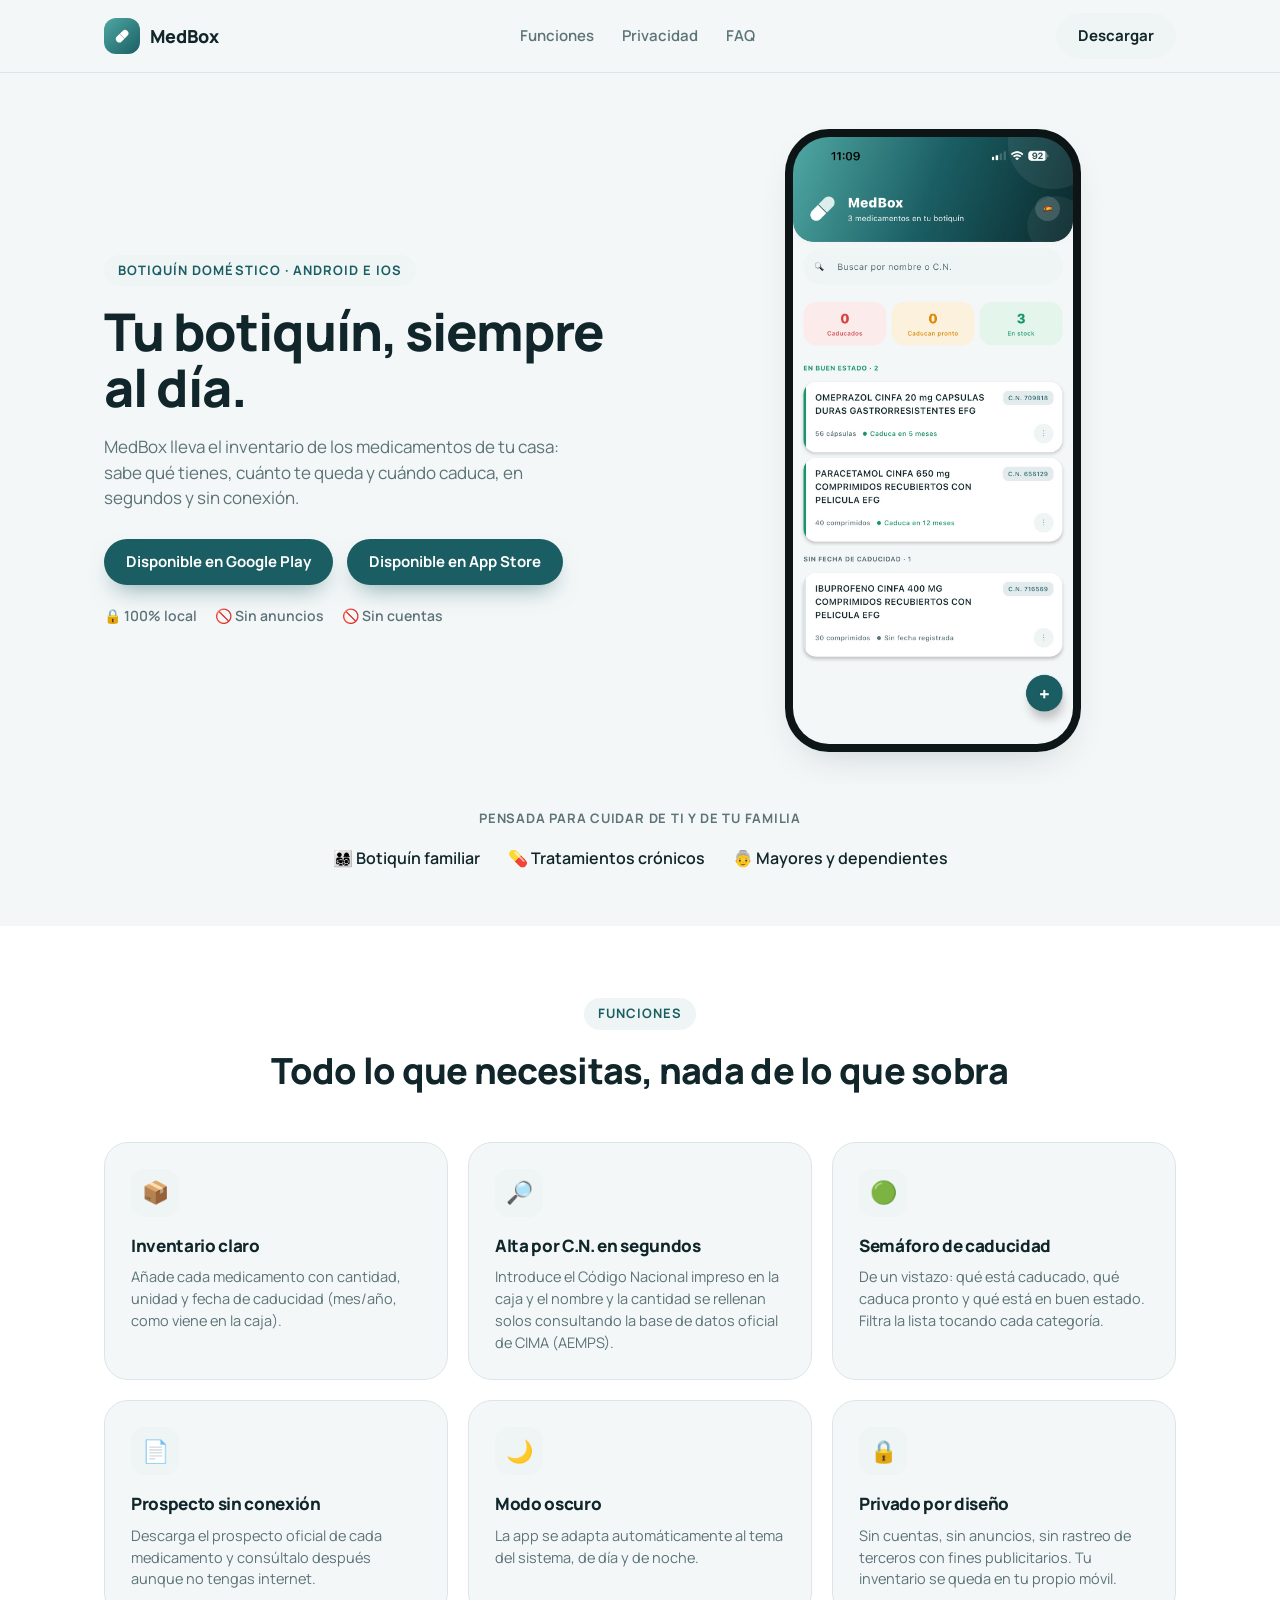
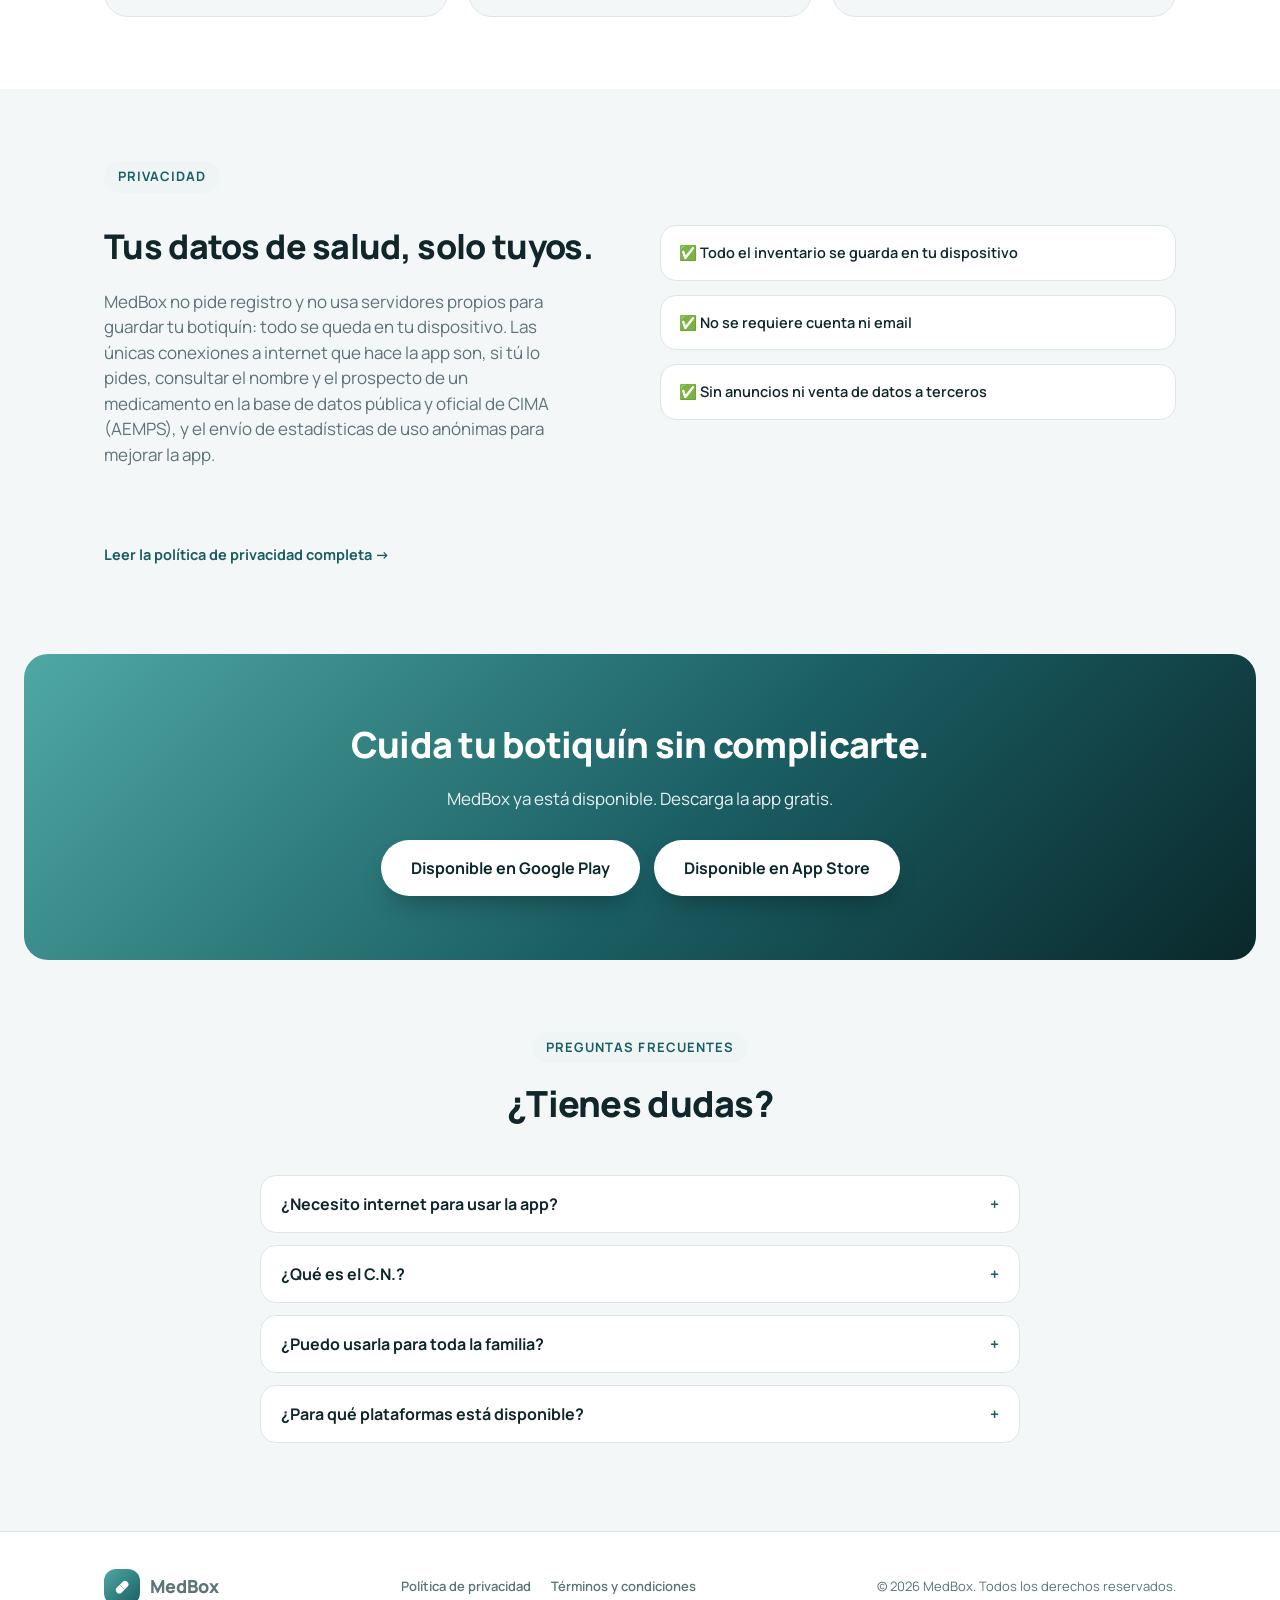
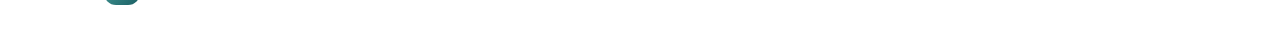
<file: index.html>
<!DOCTYPE html>
<html lang="es">
<head>
<meta charset="UTF-8" />
<meta name="viewport" content="width=device-width, initial-scale=1.0" />
<title>MedBox — tu botiquín, siempre al día</title>
<meta name="description" content="MedBox es la app para llevar el inventario de tu botiquín: caducidades, escaneo por C.N., prospectos sin conexión y todo 100% privado." />
<link rel="icon" type="image/svg+xml" href="data:image/svg+xml,<svg xmlns=%22http://www.w3.org/2000/svg%22 viewBox=%220 0 36 36%22><defs><linearGradient id=%22g%22 x1=%220%22 y1=%220%22 x2=%2236%22 y2=%2236%22><stop offset=%220%22 stop-color=%22%234fa8a3%22/><stop offset=%221%22 stop-color=%22%231a5e63%22/></linearGradient></defs><rect width=%2236%22 height=%2236%22 rx=%228%22 fill=%22url(%23g)%22/><rect x=%226%22 y=%2212.5%22 width=%2224%22 height=%2211%22 rx=%225.5%22 transform=%22rotate(-45 18 18)%22 fill=%22%23fff%22/><line x1=%2218%22 y1=%2212.5%22 x2=%2218%22 y2=%2223.5%22 transform=%22rotate(-45 18 18)%22 stroke=%22rgba(10,40,43,0.35)%22 stroke-width=%221.4%22/></svg>" />
<link rel="preconnect" href="https://fonts.googleapis.com">
<link rel="preconnect" href="https://fonts.gstatic.com" crossorigin>
<link href="https://fonts.googleapis.com/css2?family=Manrope:wght@400;500;600;700;800&display=swap" rel="stylesheet">
<link rel="stylesheet" href="styles.css" />
</head>
<body>

  <header class="nav">
    <div class="container nav-inner">
      <a class="brand" href="#" aria-label="Ir arriba">
        <span class="brand-badge" aria-hidden="true"><svg viewBox="0 0 36 36" xmlns="http://www.w3.org/2000/svg"><rect x="6" y="12.5" width="24" height="11" rx="5.5" transform="rotate(-45 18 18)" fill="#fff"/><line x1="18" y1="12.5" x2="18" y2="23.5" transform="rotate(-45 18 18)" stroke="rgba(10,40,43,0.35)" stroke-width="1.4"/></svg></span>
        <span class="brand-name">MedBox</span>
      </a>
      <nav class="nav-links">
        <a href="#funciones">Funciones</a>
        <a href="#privacidad">Privacidad</a>
        <a href="#faq">FAQ</a>
      </nav>
      <a class="btn btn-ghost nav-cta" href="#descarga">Descargar</a>
    </div>
  </header>

  <main>
    <section class="hero">
      <div class="container hero-inner">
        <div class="hero-copy">
          <span class="eyebrow">Botiquín doméstico · Android e iOS</span>
          <h1>Tu botiquín, siempre al día.</h1>
          <p class="lead">
            MedBox lleva el inventario de los medicamentos de tu casa:
            sabe qué tienes, cuánto te queda y cuándo caduca, en segundos y
            sin conexión.
          </p>
          <div class="hero-actions">
            <a href="https://play.google.com/store/apps/details?id=com.devaro.medbox" class="btn btn-primary" target="_blank" rel="noopener">Disponible en Google Play</a>
            <a href="#" class="btn btn-primary">Disponible en App Store</a>
          </div>
          <div class="hero-trust">
            <span>🔒 100% local</span>
            <span>🚫 Sin anuncios</span>
            <span>🚫 Sin cuentas</span>
          </div>
        </div>

        <div class="hero-visual" aria-hidden="true">
          <div class="phone">
            <img src="Header.png" alt="Captura de la app MedBox" class="phone-screenshot" />
          </div>
        </div>
      </div>
    </section>

    <section class="logos">
      <div class="container logos-inner">
        <p>Pensada para cuidar de ti y de tu familia</p>
        <div class="logos-row">
          <span>👨‍👩‍👧‍👦 Botiquín familiar</span>
          <span>💊 Tratamientos crónicos</span>
          <span>👵 Mayores y dependientes</span>
        </div>
      </div>
    </section>

    <section id="funciones" class="features">
      <div class="container">
        <span class="eyebrow center">Funciones</span>
        <h2 class="center">Todo lo que necesitas, nada de lo que sobra</h2>
        <div class="feature-grid">
          <article class="feature-card">
            <div class="feature-icon">📦</div>
            <h3>Inventario claro</h3>
            <p>Añade cada medicamento con cantidad, unidad y fecha de caducidad (mes/año, como viene en la caja).</p>
          </article>
          <article class="feature-card">
            <div class="feature-icon">🔎</div>
            <h3>Alta por C.N. en segundos</h3>
            <p>Introduce el Código Nacional impreso en la caja y el nombre y la cantidad se rellenan solos consultando la base de datos oficial de CIMA (AEMPS).</p>
          </article>
          <article class="feature-card">
            <div class="feature-icon">🟢</div>
            <h3>Semáforo de caducidad</h3>
            <p>De un vistazo: qué está caducado, qué caduca pronto y qué está en buen estado. Filtra la lista tocando cada categoría.</p>
          </article>
          <article class="feature-card">
            <div class="feature-icon">📄</div>
            <h3>Prospecto sin conexión</h3>
            <p>Descarga el prospecto oficial de cada medicamento y consúltalo después aunque no tengas internet.</p>
          </article>
          <article class="feature-card">
            <div class="feature-icon">🌙</div>
            <h3>Modo oscuro</h3>
            <p>La app se adapta automáticamente al tema del sistema, de día y de noche.</p>
          </article>
          <article class="feature-card">
            <div class="feature-icon">🔒</div>
            <h3>Privado por diseño</h3>
            <p>Sin cuentas, sin anuncios, sin rastreo de terceros con fines publicitarios. Tu inventario se queda en tu propio móvil.</p>
          </article>
        </div>
      </div>
    </section>

    <section id="privacidad" class="privacy">
      <div class="container privacy-inner">
        <div>
          <span class="eyebrow">Privacidad</span>
          <h2>Tus datos de salud, solo tuyos.</h2>
          <p class="lead">
            MedBox no pide registro y no usa servidores propios para guardar
            tu botiquín: todo se queda en tu dispositivo. Las únicas
            conexiones a internet que hace la app son, si tú lo pides,
            consultar el nombre y el prospecto de un medicamento en la base
            de datos pública y oficial de CIMA (AEMPS), y el envío de
            estadísticas de uso anónimas para mejorar la app.
          </p>
        </div>
        <ul class="privacy-list">
          <li>✅ Todo el inventario se guarda en tu dispositivo</li>
          <li>✅ No se requiere cuenta ni email</li>
          <li>✅ Sin anuncios ni venta de datos a terceros</li>
        </ul>
        <p class="privacy-more"><a href="privacy.html">Leer la política de privacidad completa →</a></p>
      </div>
    </section>

    <section id="descarga" class="cta">
      <div class="container cta-inner">
        <h2>Cuida tu botiquín sin complicarte.</h2>
        <p class="lead">MedBox ya está disponible. Descarga la app gratis.</p>
        <div class="cta-actions">
          <a href="https://play.google.com/store/apps/details?id=com.devaro.medbox" class="btn btn-primary btn-lg" target="_blank" rel="noopener">Disponible en Google Play</a>
          <a href="#" class="btn btn-primary btn-lg">Disponible en App Store</a>
        </div>
      </div>
    </section>

    <section id="faq" class="faq">
      <div class="container">
        <span class="eyebrow center">Preguntas frecuentes</span>
        <h2 class="center">¿Tienes dudas?</h2>
        <div class="faq-list">
          <details>
            <summary>¿Necesito internet para usar la app?</summary>
            <p>No. El inventario funciona completamente offline. Solo hace falta conexión si quieres autocompletar un medicamento por su C.N. o descargar su prospecto.</p>
          </details>
          <details>
            <summary>¿Qué es el C.N.?</summary>
            <p>El Código Nacional es el número que identifica a cada medicamento en España, impreso en la caja. Con él, la app busca el nombre y la presentación en CIMA, la base de datos pública de la AEMPS.</p>
          </details>
          <details>
            <summary>¿Puedo usarla para toda la familia?</summary>
            <p>Sí, puedes registrar todos los medicamentos del botiquín de casa en un mismo inventario.</p>
          </details>
          <details>
            <summary>¿Para qué plataformas está disponible?</summary>
            <p>MedBox ya está disponible tanto para Android como para iOS.</p>
          </details>
        </div>
      </div>
    </section>
  </main>

  <footer class="footer">
    <div class="container footer-inner">
      <div class="brand">
        <span class="brand-badge" aria-hidden="true"><svg viewBox="0 0 36 36" xmlns="http://www.w3.org/2000/svg"><rect x="6" y="12.5" width="24" height="11" rx="5.5" transform="rotate(-45 18 18)" fill="#fff"/><line x1="18" y1="12.5" x2="18" y2="23.5" transform="rotate(-45 18 18)" stroke="rgba(10,40,43,0.35)" stroke-width="1.4"/></svg></span>
        <span class="brand-name">MedBox</span>
      </div>
      <nav class="footer-links">
        <a href="privacy.html">Política de privacidad</a>
        <a href="terms.html">Términos y condiciones</a>
      </nav>
      <p>&copy; <span id="year"></span> MedBox. Todos los derechos reservados.</p>
    </div>
  </footer>

  <script>
    document.getElementById("year").textContent = new Date().getFullYear();
  </script>
</body>
</html>
</file>
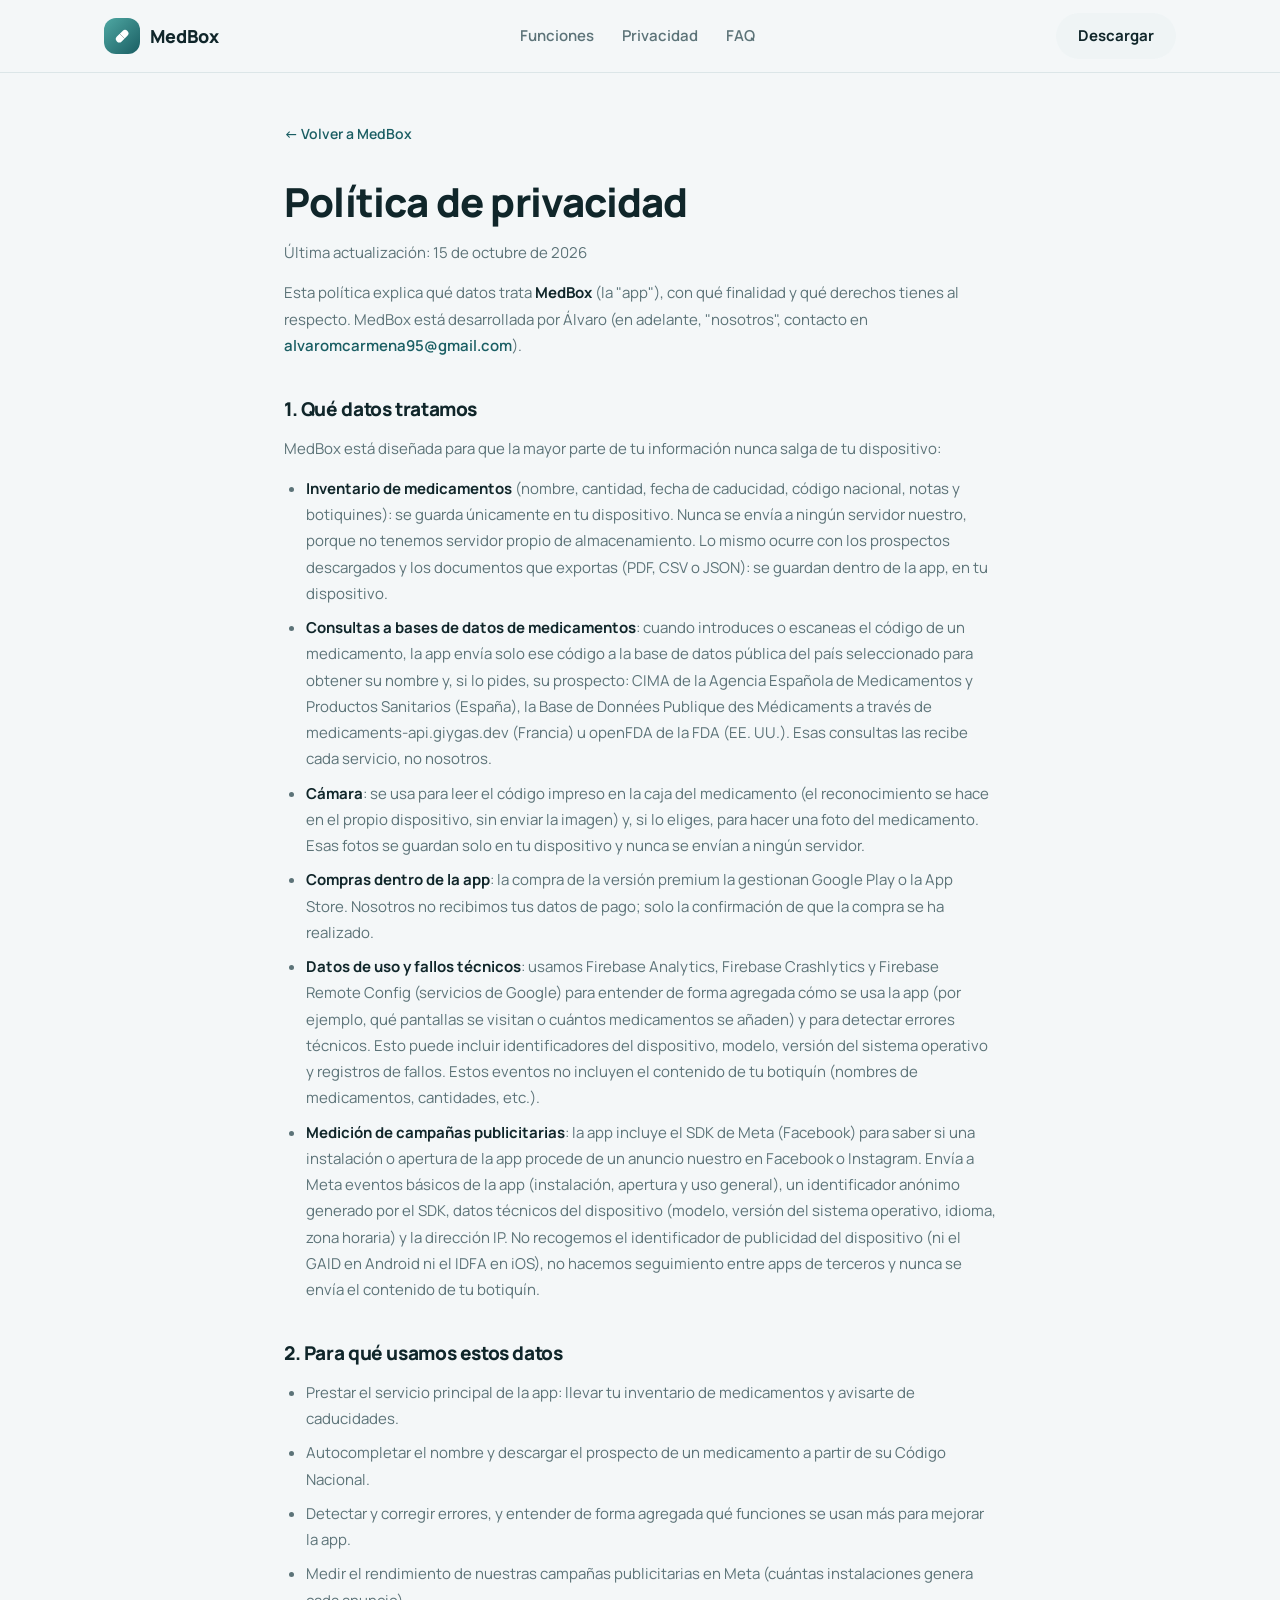
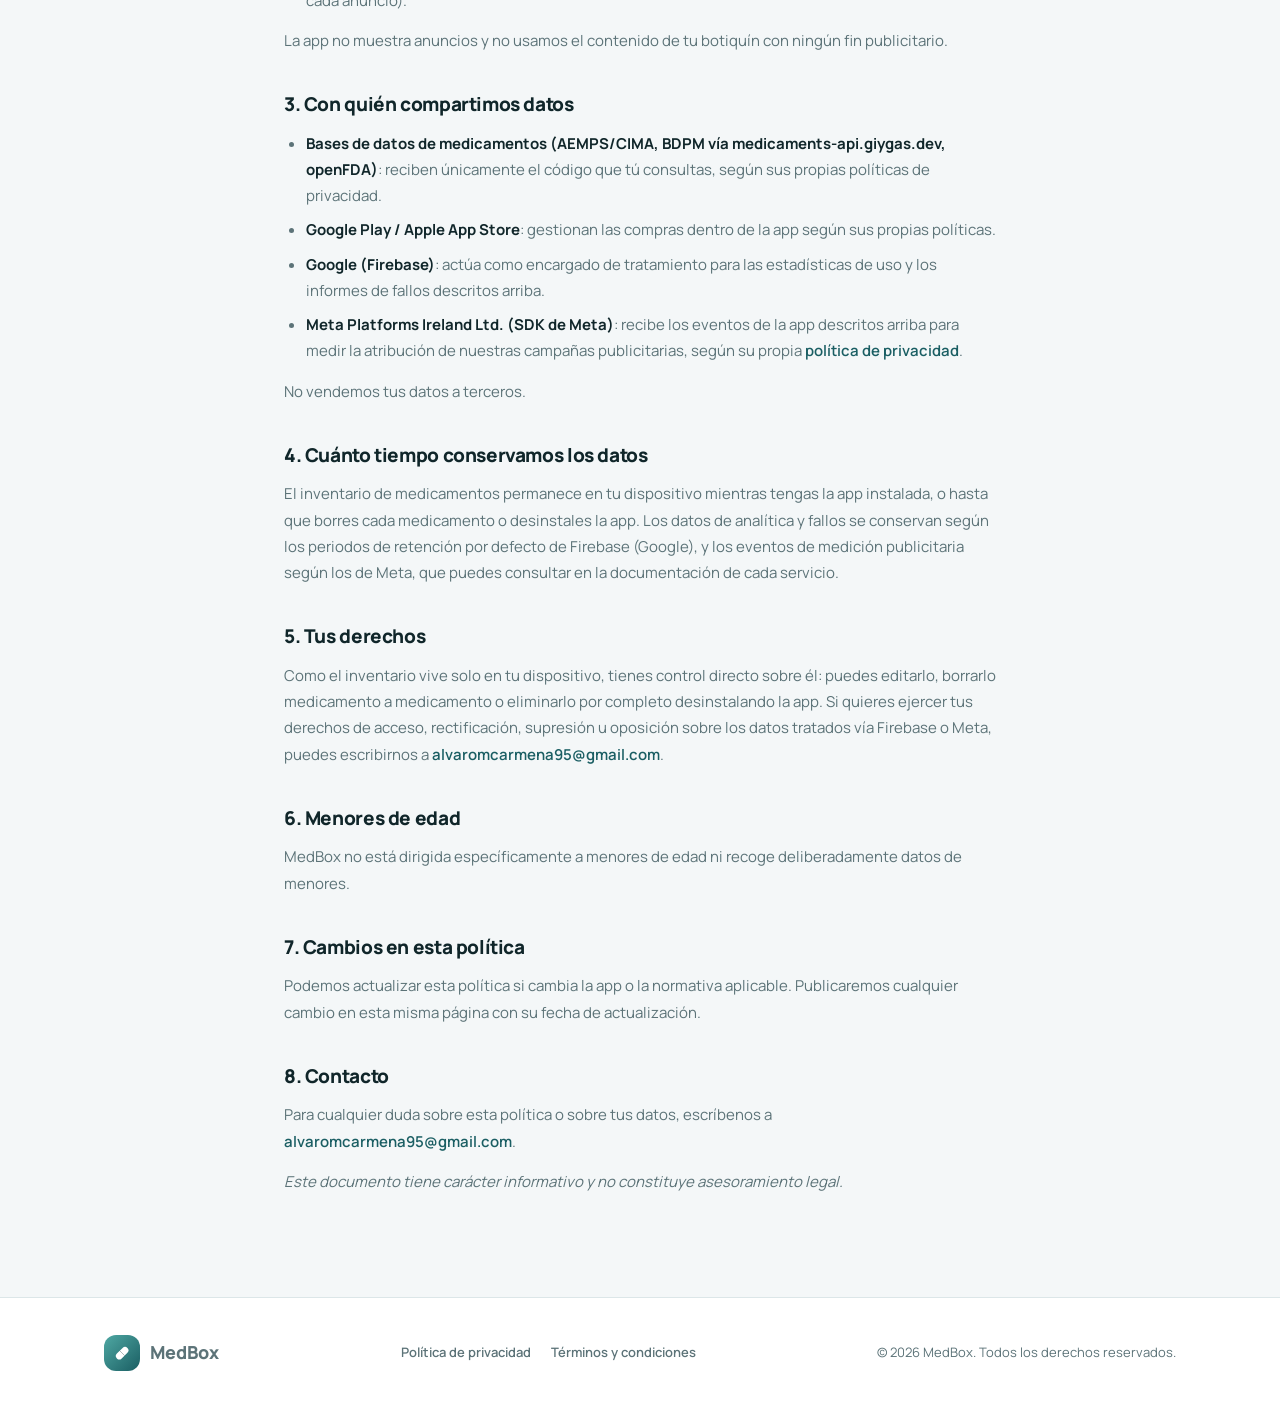
<file: privacy.html>
<!DOCTYPE html>
<html lang="es">
<head>
<meta charset="UTF-8" />
<meta name="viewport" content="width=device-width, initial-scale=1.0" />
<title>Política de privacidad — MedBox</title>
<meta name="description" content="Política de privacidad de MedBox: qué datos se recogen, para qué se usan y qué derechos tienes." />
<link rel="icon" type="image/svg+xml" href="data:image/svg+xml,<svg xmlns=%22http://www.w3.org/2000/svg%22 viewBox=%220 0 36 36%22><defs><linearGradient id=%22g%22 x1=%220%22 y1=%220%22 x2=%2236%22 y2=%2236%22><stop offset=%220%22 stop-color=%22%234fa8a3%22/><stop offset=%221%22 stop-color=%22%231a5e63%22/></linearGradient></defs><rect width=%2236%22 height=%2236%22 rx=%228%22 fill=%22url(%23g)%22/><rect x=%226%22 y=%2212.5%22 width=%2224%22 height=%2211%22 rx=%225.5%22 transform=%22rotate(-45 18 18)%22 fill=%22%23fff%22/><line x1=%2218%22 y1=%2212.5%22 x2=%2218%22 y2=%2223.5%22 transform=%22rotate(-45 18 18)%22 stroke=%22rgba(10,40,43,0.35)%22 stroke-width=%221.4%22/></svg>" />
<link rel="preconnect" href="https://fonts.googleapis.com">
<link rel="preconnect" href="https://fonts.gstatic.com" crossorigin>
<link href="https://fonts.googleapis.com/css2?family=Manrope:wght@400;500;600;700;800&display=swap" rel="stylesheet">
<link rel="stylesheet" href="styles.css" />
</head>
<body>

  <header class="nav">
    <div class="container nav-inner">
      <a class="brand" href="index.html" aria-label="Ir a MedBox">
        <span class="brand-badge" aria-hidden="true"><svg viewBox="0 0 36 36" xmlns="http://www.w3.org/2000/svg"><rect x="6" y="12.5" width="24" height="11" rx="5.5" transform="rotate(-45 18 18)" fill="#fff"/><line x1="18" y1="12.5" x2="18" y2="23.5" transform="rotate(-45 18 18)" stroke="rgba(10,40,43,0.35)" stroke-width="1.4"/></svg></span>
        <span class="brand-name">MedBox</span>
      </a>
      <nav class="nav-links">
        <a href="index.html#funciones">Funciones</a>
        <a href="index.html#privacidad">Privacidad</a>
        <a href="index.html#faq">FAQ</a>
      </nav>
      <a class="btn btn-ghost nav-cta" href="index.html#descarga">Descargar</a>
    </div>
  </header>

  <main>
    <section class="legal">
      <div class="container legal-content">
        <a href="index.html" class="legal-back">← Volver a MedBox</a>

        <h1>Política de privacidad</h1>
        <p class="legal-updated">Última actualización: 15 de octubre de 2026</p>

        <p>
          Esta política explica qué datos trata <strong>MedBox</strong> (la
          "app"), con qué finalidad y qué derechos tienes al respecto.
          MedBox está desarrollada por Álvaro (en adelante, "nosotros",
          contacto en <a href="mailto:alvaromcarmena95@gmail.com">alvaromcarmena95@gmail.com</a>).
        </p>

        <h2>1. Qué datos tratamos</h2>
        <p>MedBox está diseñada para que la mayor parte de tu información nunca salga de tu dispositivo:</p>
        <ul>
          <li><strong>Inventario de medicamentos</strong> (nombre, cantidad, fecha de caducidad, código nacional, notas y botiquines): se guarda únicamente en tu dispositivo. Nunca se envía a ningún servidor nuestro, porque no tenemos servidor propio de almacenamiento. Lo mismo ocurre con los prospectos descargados y los documentos que exportas (PDF, CSV o JSON): se guardan dentro de la app, en tu dispositivo.</li>
          <li><strong>Consultas a bases de datos de medicamentos</strong>: cuando introduces o escaneas el código de un medicamento, la app envía solo ese código a la base de datos pública del país seleccionado para obtener su nombre y, si lo pides, su prospecto: CIMA de la Agencia Española de Medicamentos y Productos Sanitarios (España), la Base de Données Publique des Médicaments a través de medicaments-api.giygas.dev (Francia) u openFDA de la FDA (EE. UU.). Esas consultas las recibe cada servicio, no nosotros.</li>
          <li><strong>Cámara</strong>: se usa para leer el código impreso en la caja del medicamento (el reconocimiento se hace en el propio dispositivo, sin enviar la imagen) y, si lo eliges, para hacer una foto del medicamento. Esas fotos se guardan solo en tu dispositivo y nunca se envían a ningún servidor.</li>
          <li><strong>Compras dentro de la app</strong>: la compra de la versión premium la gestionan Google Play o la App Store. Nosotros no recibimos tus datos de pago; solo la confirmación de que la compra se ha realizado.</li>
          <li><strong>Datos de uso y fallos técnicos</strong>: usamos Firebase Analytics, Firebase Crashlytics y Firebase Remote Config (servicios de Google) para entender de forma agregada cómo se usa la app (por ejemplo, qué pantallas se visitan o cuántos medicamentos se añaden) y para detectar errores técnicos. Esto puede incluir identificadores del dispositivo, modelo, versión del sistema operativo y registros de fallos. Estos eventos no incluyen el contenido de tu botiquín (nombres de medicamentos, cantidades, etc.).</li>
          <li><strong>Medición de campañas publicitarias</strong>: la app incluye el SDK de Meta (Facebook) para saber si una instalación o apertura de la app procede de un anuncio nuestro en Facebook o Instagram. Envía a Meta eventos básicos de la app (instalación, apertura y uso general), un identificador anónimo generado por el SDK, datos técnicos del dispositivo (modelo, versión del sistema operativo, idioma, zona horaria) y la dirección IP. No recogemos el identificador de publicidad del dispositivo (ni el GAID en Android ni el IDFA en iOS), no hacemos seguimiento entre apps de terceros y nunca se envía el contenido de tu botiquín.</li>
        </ul>

        <h2>2. Para qué usamos estos datos</h2>
        <ul>
          <li>Prestar el servicio principal de la app: llevar tu inventario de medicamentos y avisarte de caducidades.</li>
          <li>Autocompletar el nombre y descargar el prospecto de un medicamento a partir de su Código Nacional.</li>
          <li>Detectar y corregir errores, y entender de forma agregada qué funciones se usan más para mejorar la app.</li>
          <li>Medir el rendimiento de nuestras campañas publicitarias en Meta (cuántas instalaciones genera cada anuncio).</li>
        </ul>
        <p>La app no muestra anuncios y no usamos el contenido de tu botiquín con ningún fin publicitario.</p>

        <h2>3. Con quién compartimos datos</h2>
        <ul>
          <li><strong>Bases de datos de medicamentos (AEMPS/CIMA, BDPM vía medicaments-api.giygas.dev, openFDA)</strong>: reciben únicamente el código que tú consultas, según sus propias políticas de privacidad.</li>
          <li><strong>Google Play / Apple App Store</strong>: gestionan las compras dentro de la app según sus propias políticas.</li>
          <li><strong>Google (Firebase)</strong>: actúa como encargado de tratamiento para las estadísticas de uso y los informes de fallos descritos arriba.</li>
          <li><strong>Meta Platforms Ireland Ltd. (SDK de Meta)</strong>: recibe los eventos de la app descritos arriba para medir la atribución de nuestras campañas publicitarias, según su propia <a href="https://www.facebook.com/privacy/policy/" target="_blank" rel="noopener">política de privacidad</a>.</li>
        </ul>
        <p>No vendemos tus datos a terceros.</p>

        <h2>4. Cuánto tiempo conservamos los datos</h2>
        <p>
          El inventario de medicamentos permanece en tu dispositivo mientras
          tengas la app instalada, o hasta que borres cada medicamento o
          desinstales la app. Los datos de analítica y fallos se conservan
          según los periodos de retención por defecto de Firebase (Google), y
          los eventos de medición publicitaria según los de Meta, que puedes
          consultar en la documentación de cada servicio.
        </p>

        <h2>5. Tus derechos</h2>
        <p>
          Como el inventario vive solo en tu dispositivo, tienes control
          directo sobre él: puedes editarlo, borrarlo medicamento a
          medicamento o eliminarlo por completo desinstalando la app. Si
          quieres ejercer tus derechos de acceso, rectificación, supresión
          u oposición sobre los datos tratados vía Firebase o Meta, puedes
          escribirnos a <a href="mailto:alvaromcarmena95@gmail.com">alvaromcarmena95@gmail.com</a>.
        </p>

        <h2>6. Menores de edad</h2>
        <p>MedBox no está dirigida específicamente a menores de edad ni recoge deliberadamente datos de menores.</p>

        <h2>7. Cambios en esta política</h2>
        <p>
          Podemos actualizar esta política si cambia la app o la normativa
          aplicable. Publicaremos cualquier cambio en esta misma página con
          su fecha de actualización.
        </p>

        <h2>8. Contacto</h2>
        <p>
          Para cualquier duda sobre esta política o sobre tus datos, escríbenos a
          <a href="mailto:alvaromcarmena95@gmail.com">alvaromcarmena95@gmail.com</a>.
        </p>

        <p><em>Este documento tiene carácter informativo y no constituye asesoramiento legal.</em></p>
      </div>
    </section>
  </main>

  <footer class="footer">
    <div class="container footer-inner">
      <div class="brand">
        <span class="brand-badge" aria-hidden="true"><svg viewBox="0 0 36 36" xmlns="http://www.w3.org/2000/svg"><rect x="6" y="12.5" width="24" height="11" rx="5.5" transform="rotate(-45 18 18)" fill="#fff"/><line x1="18" y1="12.5" x2="18" y2="23.5" transform="rotate(-45 18 18)" stroke="rgba(10,40,43,0.35)" stroke-width="1.4"/></svg></span>
        <span class="brand-name">MedBox</span>
      </div>
      <nav class="footer-links">
        <a href="privacy.html">Política de privacidad</a>
        <a href="terms.html">Términos y condiciones</a>
      </nav>
      <p>&copy; <span id="year"></span> MedBox. Todos los derechos reservados.</p>
    </div>
  </footer>

  <script>
    document.getElementById("year").textContent = new Date().getFullYear();
  </script>
</body>
</html>
</file>
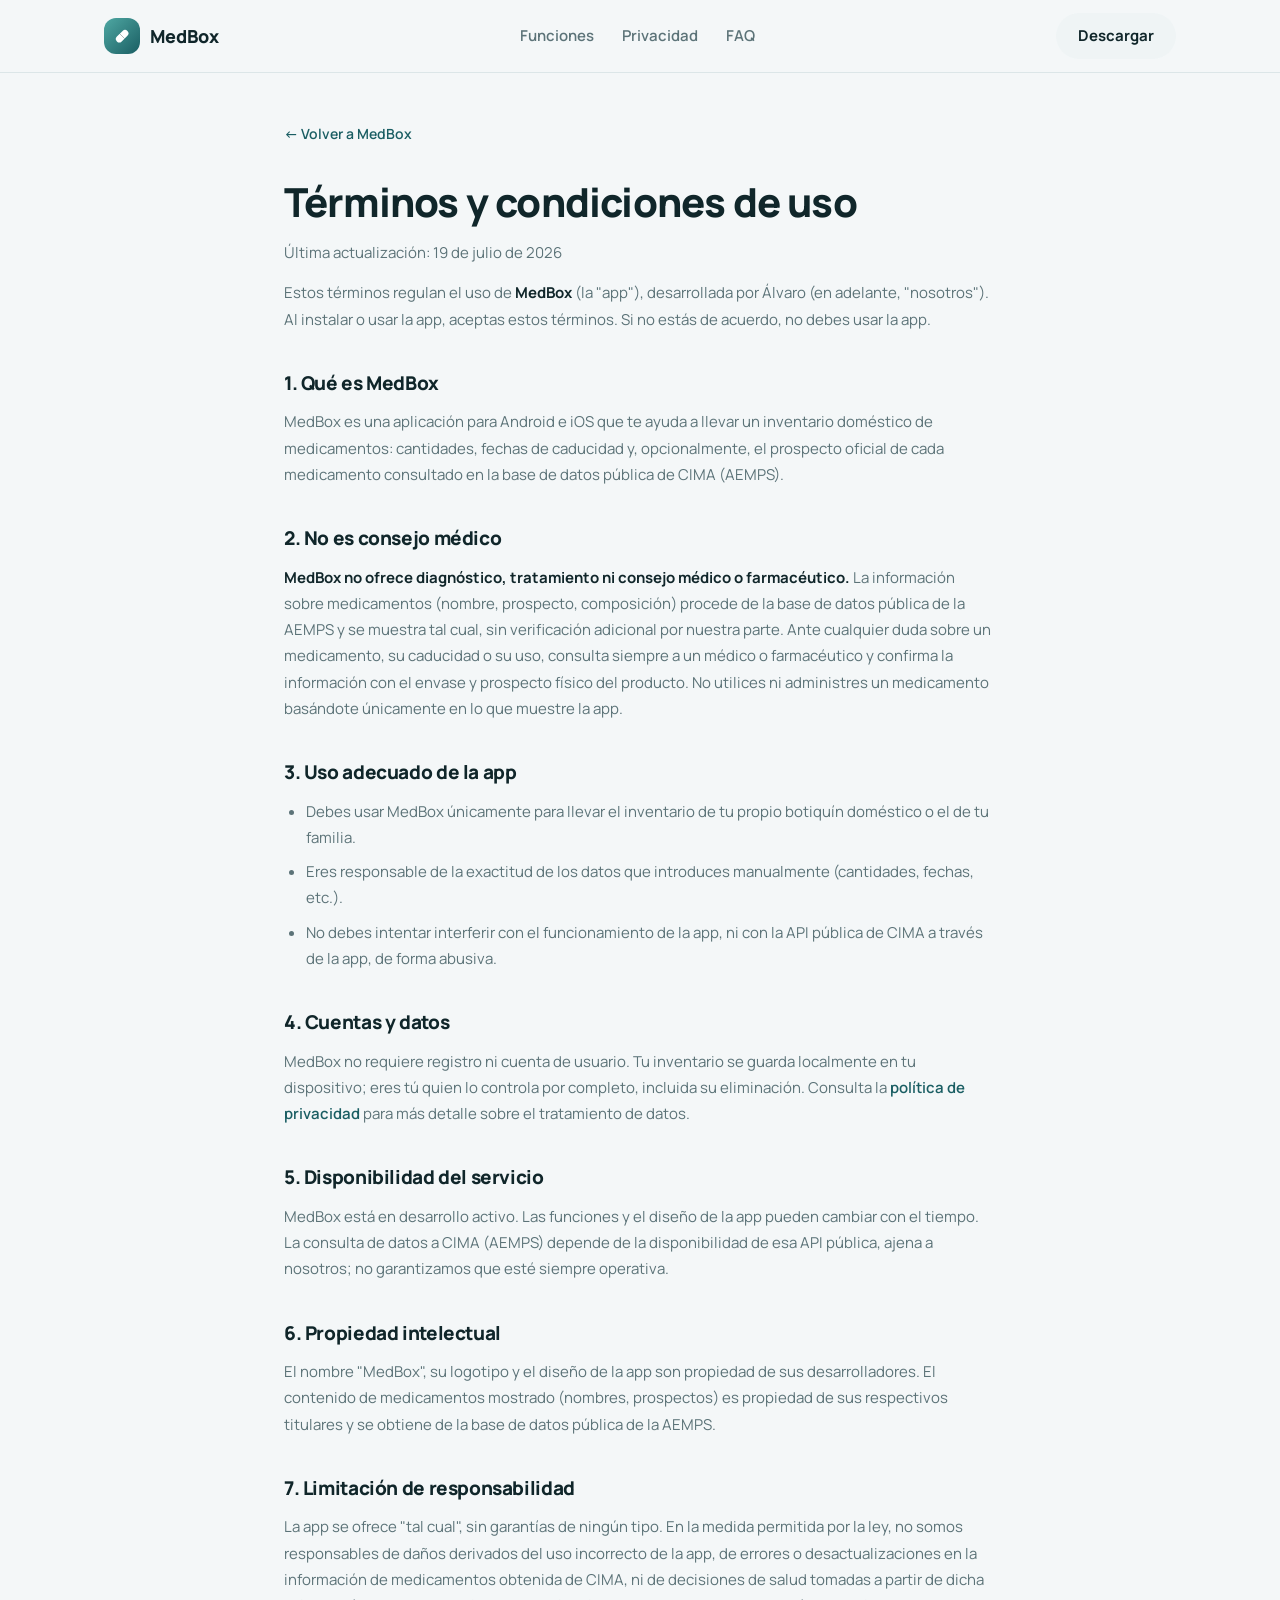
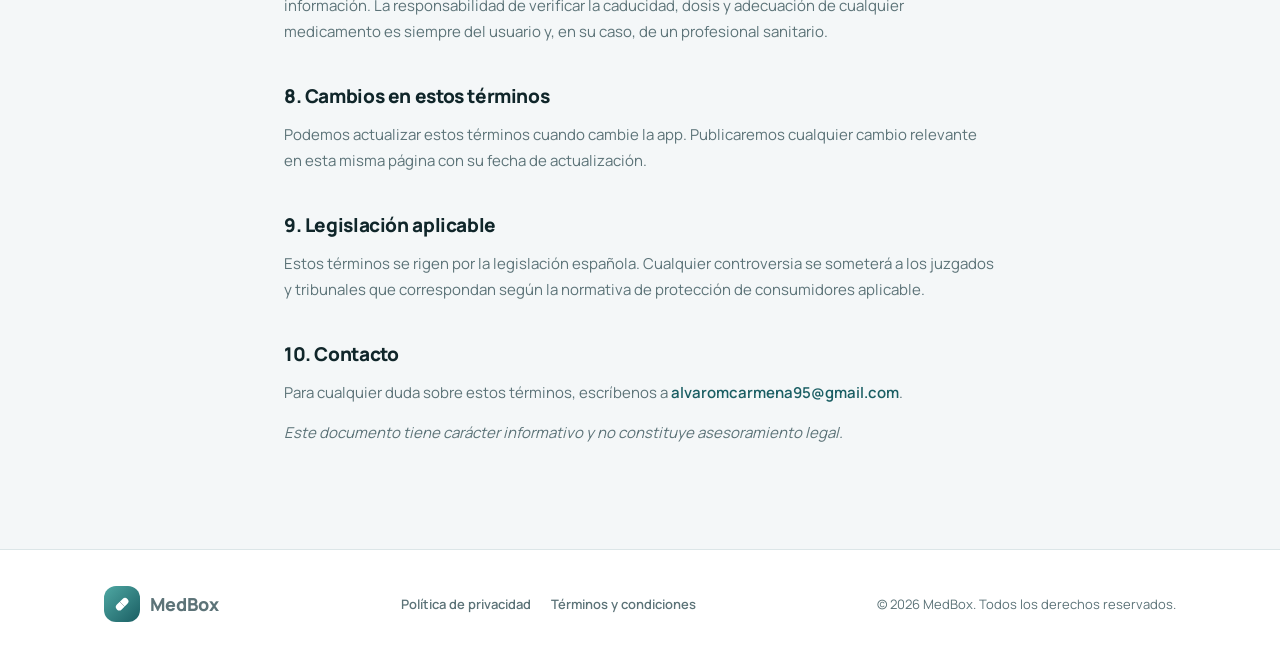
<file: terms.html>
<!DOCTYPE html>
<html lang="es">
<head>
<meta charset="UTF-8" />
<meta name="viewport" content="width=device-width, initial-scale=1.0" />
<title>Términos y condiciones — MedBox</title>
<meta name="description" content="Términos y condiciones de uso de la app MedBox." />
<link rel="icon" type="image/svg+xml" href="data:image/svg+xml,<svg xmlns=%22http://www.w3.org/2000/svg%22 viewBox=%220 0 36 36%22><defs><linearGradient id=%22g%22 x1=%220%22 y1=%220%22 x2=%2236%22 y2=%2236%22><stop offset=%220%22 stop-color=%22%234fa8a3%22/><stop offset=%221%22 stop-color=%22%231a5e63%22/></linearGradient></defs><rect width=%2236%22 height=%2236%22 rx=%228%22 fill=%22url(%23g)%22/><rect x=%226%22 y=%2212.5%22 width=%2224%22 height=%2211%22 rx=%225.5%22 transform=%22rotate(-45 18 18)%22 fill=%22%23fff%22/><line x1=%2218%22 y1=%2212.5%22 x2=%2218%22 y2=%2223.5%22 transform=%22rotate(-45 18 18)%22 stroke=%22rgba(10,40,43,0.35)%22 stroke-width=%221.4%22/></svg>" />
<link rel="preconnect" href="https://fonts.googleapis.com">
<link rel="preconnect" href="https://fonts.gstatic.com" crossorigin>
<link href="https://fonts.googleapis.com/css2?family=Manrope:wght@400;500;600;700;800&display=swap" rel="stylesheet">
<link rel="stylesheet" href="styles.css" />
</head>
<body>

  <header class="nav">
    <div class="container nav-inner">
      <a class="brand" href="index.html" aria-label="Ir a MedBox">
        <span class="brand-badge" aria-hidden="true"><svg viewBox="0 0 36 36" xmlns="http://www.w3.org/2000/svg"><rect x="6" y="12.5" width="24" height="11" rx="5.5" transform="rotate(-45 18 18)" fill="#fff"/><line x1="18" y1="12.5" x2="18" y2="23.5" transform="rotate(-45 18 18)" stroke="rgba(10,40,43,0.35)" stroke-width="1.4"/></svg></span>
        <span class="brand-name">MedBox</span>
      </a>
      <nav class="nav-links">
        <a href="index.html#funciones">Funciones</a>
        <a href="index.html#privacidad">Privacidad</a>
        <a href="index.html#faq">FAQ</a>
      </nav>
      <a class="btn btn-ghost nav-cta" href="index.html#descarga">Descargar</a>
    </div>
  </header>

  <main>
    <section class="legal">
      <div class="container legal-content">
        <a href="index.html" class="legal-back">← Volver a MedBox</a>

        <h1>Términos y condiciones de uso</h1>
        <p class="legal-updated">Última actualización: 19 de julio de 2026</p>

        <p>
          Estos términos regulan el uso de <strong>MedBox</strong> (la
          "app"), desarrollada por Álvaro (en adelante, "nosotros"). Al
          instalar o usar la app, aceptas estos términos. Si no estás de
          acuerdo, no debes usar la app.
        </p>

        <h2>1. Qué es MedBox</h2>
        <p>
          MedBox es una aplicación para Android e iOS que te ayuda a llevar
          un inventario doméstico de medicamentos: cantidades, fechas de
          caducidad y, opcionalmente, el prospecto oficial de cada
          medicamento consultado en la base de datos pública de CIMA
          (AEMPS).
        </p>

        <h2>2. No es consejo médico</h2>
        <p>
          <strong>MedBox no ofrece diagnóstico, tratamiento ni consejo
          médico o farmacéutico.</strong> La información sobre
          medicamentos (nombre, prospecto, composición) procede de la base
          de datos pública de la AEMPS y se muestra tal cual, sin
          verificación adicional por nuestra parte. Ante cualquier duda
          sobre un medicamento, su caducidad o su uso, consulta siempre a
          un médico o farmacéutico y confirma la información con el envase
          y prospecto físico del producto. No utilices ni administres un
          medicamento basándote únicamente en lo que muestre la app.
        </p>

        <h2>3. Uso adecuado de la app</h2>
        <ul>
          <li>Debes usar MedBox únicamente para llevar el inventario de tu propio botiquín doméstico o el de tu familia.</li>
          <li>Eres responsable de la exactitud de los datos que introduces manualmente (cantidades, fechas, etc.).</li>
          <li>No debes intentar interferir con el funcionamiento de la app, ni con la API pública de CIMA a través de la app, de forma abusiva.</li>
        </ul>

        <h2>4. Cuentas y datos</h2>
        <p>
          MedBox no requiere registro ni cuenta de usuario. Tu inventario se
          guarda localmente en tu dispositivo; eres tú quien lo controla por
          completo, incluida su eliminación. Consulta la
          <a href="privacy.html">política de privacidad</a> para más
          detalle sobre el tratamiento de datos.
        </p>

        <h2>5. Disponibilidad del servicio</h2>
        <p>
          MedBox está en desarrollo activo. Las funciones y el diseño de la
          app pueden cambiar con el tiempo. La consulta
          de datos a CIMA (AEMPS) depende de la disponibilidad de esa API
          pública, ajena a nosotros; no garantizamos que esté siempre
          operativa.
        </p>

        <h2>6. Propiedad intelectual</h2>
        <p>
          El nombre "MedBox", su logotipo y el diseño de la app son
          propiedad de sus desarrolladores. El contenido de
          medicamentos mostrado (nombres, prospectos) es propiedad de sus
          respectivos titulares y se obtiene de la base de datos pública de
          la AEMPS.
        </p>

        <h2>7. Limitación de responsabilidad</h2>
        <p>
          La app se ofrece "tal cual", sin garantías de ningún tipo. En la
          medida permitida por la ley, no somos responsables de daños
          derivados del uso incorrecto de la app, de errores o
          desactualizaciones en la información de medicamentos obtenida de
          CIMA, ni de decisiones de salud tomadas a partir de dicha
          información. La responsabilidad de verificar la caducidad, dosis
          y adecuación de cualquier medicamento es siempre del usuario y,
          en su caso, de un profesional sanitario.
        </p>

        <h2>8. Cambios en estos términos</h2>
        <p>
          Podemos actualizar estos términos cuando cambie la app. Publicaremos
          cualquier cambio relevante en esta misma página con su fecha de
          actualización.
        </p>

        <h2>9. Legislación aplicable</h2>
        <p>
          Estos términos se rigen por la legislación española. Cualquier
          controversia se someterá a los juzgados y tribunales que
          correspondan según la normativa de protección de consumidores
          aplicable.
        </p>

        <h2>10. Contacto</h2>
        <p>
          Para cualquier duda sobre estos términos, escríbenos a
          <a href="mailto:alvaromcarmena95@gmail.com">alvaromcarmena95@gmail.com</a>.
        </p>

        <p><em>Este documento tiene carácter informativo y no constituye asesoramiento legal.</em></p>
      </div>
    </section>
  </main>

  <footer class="footer">
    <div class="container footer-inner">
      <div class="brand">
        <span class="brand-badge" aria-hidden="true"><svg viewBox="0 0 36 36" xmlns="http://www.w3.org/2000/svg"><rect x="6" y="12.5" width="24" height="11" rx="5.5" transform="rotate(-45 18 18)" fill="#fff"/><line x1="18" y1="12.5" x2="18" y2="23.5" transform="rotate(-45 18 18)" stroke="rgba(10,40,43,0.35)" stroke-width="1.4"/></svg></span>
        <span class="brand-name">MedBox</span>
      </div>
      <nav class="footer-links">
        <a href="privacy.html">Política de privacidad</a>
        <a href="terms.html">Términos y condiciones</a>
      </nav>
      <p>&copy; <span id="year"></span> MedBox. Todos los derechos reservados.</p>
    </div>
  </footer>

  <script>
    document.getElementById("year").textContent = new Date().getFullYear();
  </script>
</body>
</html>
</file>
<file: styles.css>
:root {
  --primary: #1a5e63;
  --primary-dark: #103d40;
  --primary-deep: #0a282b;
  --accent: #4fa8a3;
  --on-primary: #ffffff;

  --bg: #f4f7f8;
  --surface: #ffffff;
  --surface-variant: #eff4f5;

  --text: #10262a;
  --text-secondary: #5c7378;
  --border: #dce6e8;

  --expired: #dc3d3d;
  --expired-bg: #fcebeb;
  --soon: #e08a00;
  --soon-bg: #fcf1dc;
  --ok: #17966b;
  --ok-bg: #e4f5ec;

  --radius-sm: 12px;
  --radius-md: 16px;
  --radius-lg: 24px;
  --shadow: 0 16px 40px -12px rgba(10, 40, 43, 0.25);
}

* { box-sizing: border-box; }

html { scroll-behavior: smooth; }

body {
  margin: 0;
  font-family: "Manrope", -apple-system, BlinkMacSystemFont, "Segoe UI", sans-serif;
  color: var(--text);
  background: var(--bg);
  line-height: 1.5;
}

.container {
  max-width: 1120px;
  margin: 0 auto;
  padding: 0 24px;
}

img, svg { display: block; max-width: 100%; }

a { color: inherit; text-decoration: none; }

h1, h2, h3 { margin: 0; font-weight: 800; letter-spacing: -0.02em; }

p { color: var(--text-secondary); }

/* ---------- Nav ---------- */

.nav {
  position: sticky;
  top: 0;
  z-index: 20;
  background: rgba(244, 247, 248, 0.85);
  backdrop-filter: blur(10px);
  border-bottom: 1px solid var(--border);
}

.nav-inner {
  display: flex;
  align-items: center;
  justify-content: space-between;
  height: 72px;
}

.brand { display: flex; align-items: center; gap: 10px; }

.brand-badge {
  display: grid;
  place-items: center;
  width: 36px;
  height: 36px;
  border-radius: 12px;
  background: linear-gradient(135deg, var(--accent), var(--primary));
  overflow: hidden;
}

.brand-badge svg { width: 62%; height: 62%; display: block; }

.brand-name { font-weight: 800; font-size: 18px; }

.nav-links {
  display: flex;
  gap: 28px;
  font-weight: 600;
  font-size: 15px;
  color: var(--text-secondary);
}

.nav-links a:hover { color: var(--primary); }

.nav-cta { display: none; }

@media (min-width: 720px) {
  .nav-cta { display: inline-flex; }
}

/* ---------- Buttons ---------- */

.btn {
  display: inline-flex;
  align-items: center;
  justify-content: center;
  gap: 8px;
  padding: 12px 22px;
  border-radius: 999px;
  font-weight: 700;
  font-size: 15px;
  white-space: nowrap;
  transition: transform 0.15s ease, box-shadow 0.15s ease, background 0.15s ease;
  border: none;
  cursor: pointer;
}

.btn-primary {
  background: var(--primary);
  color: var(--on-primary);
  box-shadow: 0 12px 24px -10px rgba(26, 94, 99, 0.55);
}

.btn-primary:hover { transform: translateY(-2px); box-shadow: 0 16px 28px -10px rgba(26, 94, 99, 0.6); }

.btn-outline {
  background: transparent;
  color: var(--text);
  border: 1.5px solid var(--border);
}

.btn-outline:hover { border-color: var(--primary); color: var(--primary); }

.btn-ghost {
  background: var(--surface-variant);
  color: var(--text);
}

.btn-ghost:hover { background: var(--border); }

.btn-lg { padding: 16px 30px; font-size: 16px; }

/* ---------- Hero ---------- */

.hero { padding: 64px 0 40px; overflow: hidden; }

.hero-inner {
  display: grid;
  gap: 48px;
  align-items: center;
}

@media (min-width: 960px) {
  .hero-inner { grid-template-columns: 1.05fr 0.95fr; }
}

.eyebrow {
  display: inline-block;
  font-size: 13px;
  font-weight: 700;
  letter-spacing: 0.08em;
  text-transform: uppercase;
  color: var(--primary);
  background: var(--surface-variant);
  padding: 6px 14px;
  border-radius: 999px;
  margin-bottom: 18px;
}

.eyebrow.center { display: block; width: fit-content; margin: 0 auto 14px; }

.hero h1 {
  font-size: clamp(34px, 5vw, 52px);
  line-height: 1.08;
  margin-bottom: 18px;
}

.lead { font-size: 17px; max-width: 46ch; }

.hero-actions {
  display: flex;
  flex-wrap: wrap;
  gap: 14px;
  margin: 28px 0 20px;
}

.hero-trust {
  display: flex;
  flex-wrap: wrap;
  gap: 18px;
  font-size: 14px;
  font-weight: 600;
  color: var(--text-secondary);
}

/* ---------- Phone mockup ---------- */

.hero-visual { display: flex; justify-content: center; }

.phone {
  position: relative;
  width: 280px;
  border-radius: 36px;
  overflow: hidden;
  background: #0e1517;
  box-shadow: var(--shadow), 0 0 0 8px #0e1517;
}

.phone-screenshot {
  display: block;
  width: 100%;
  height: auto;
  border-radius: 30px;
}

.app-header {
  display: flex;
  align-items: center;
  gap: 12px;
  padding: 34px 16px 20px;
  margin: -14px -14px 14px;
  border-radius: 26px 26px 20px 20px;
  background: linear-gradient(135deg, var(--accent), var(--primary) 55%, var(--primary-deep));
  color: #fff;
}

.app-header-badge {
  width: 38px;
  height: 38px;
  border-radius: 12px;
  background: rgba(255, 255, 255, 0.22);
  display: grid;
  place-items: center;
  font-size: 18px;
  flex-shrink: 0;
}

.app-header-title { font-weight: 800; font-size: 15px; }
.app-header-subtitle { font-size: 12px; opacity: 0.88; }

.app-search {
  background: var(--surface-variant);
  color: var(--text-secondary);
  font-size: 13px;
  padding: 11px 14px;
  border-radius: 999px;
  margin-bottom: 12px;
}

.app-chips {
  display: grid;
  grid-template-columns: repeat(3, 1fr);
  gap: 8px;
  margin-bottom: 14px;
}

.chip {
  border-radius: 14px;
  padding: 10px 4px;
  text-align: center;
  font-size: 11px;
  font-weight: 700;
}

.chip b { display: block; font-size: 16px; margin-bottom: 2px; }

.chip-expired { background: var(--expired-bg); color: var(--expired); }
.chip-soon { background: var(--soon-bg); color: var(--soon); }
.chip-ok { background: var(--ok-bg); color: var(--ok); }

.app-card {
  display: flex;
  border-radius: 16px;
  background: var(--surface);
  border: 1px solid var(--border);
  box-shadow: 0 6px 16px -10px rgba(10, 40, 43, 0.25);
  margin-bottom: 10px;
  overflow: hidden;
}

.app-card-accent { width: 4px; flex-shrink: 0; }
.accent-soon { background: var(--soon); }
.accent-ok { background: var(--ok); }

.app-card-body { padding: 10px 12px; flex: 1; min-width: 0; }

.app-card-top {
  display: flex;
  align-items: flex-start;
  justify-content: space-between;
  gap: 8px;
  margin-bottom: 6px;
}

.app-card-name { font-weight: 700; font-size: 13px; }

.app-card-badge {
  font-size: 10px;
  font-weight: 700;
  color: var(--primary);
  background: rgba(26, 94, 99, 0.12);
  padding: 3px 7px;
  border-radius: 8px;
  white-space: nowrap;
}

.app-card-bottom {
  display: flex;
  align-items: center;
  justify-content: space-between;
  font-size: 11px;
  color: var(--text-secondary);
  font-weight: 600;
}

.dot-status { display: flex; align-items: center; gap: 5px; }
.dot-status::before {
  content: "";
  width: 6px;
  height: 6px;
  border-radius: 50%;
  background: currentColor;
}
.dot-soon { color: var(--soon); }
.dot-ok { color: var(--ok); }

.app-fab {
  position: absolute;
  right: 22px;
  bottom: 22px;
  width: 44px;
  height: 44px;
  border-radius: 50%;
  background: var(--primary);
  color: #fff;
  display: grid;
  place-items: center;
  font-size: 22px;
  font-weight: 700;
  box-shadow: 0 10px 20px -6px rgba(26, 94, 99, 0.6);
}

/* ---------- Logos strip ---------- */

.logos { padding: 12px 0 56px; }

.logos-inner { text-align: center; }

.logos-inner p {
  font-size: 13px;
  font-weight: 700;
  text-transform: uppercase;
  letter-spacing: 0.06em;
  color: var(--text-secondary);
  margin-bottom: 18px;
}

.logos-row {
  display: flex;
  flex-wrap: wrap;
  justify-content: center;
  gap: 14px 28px;
  font-weight: 600;
  color: var(--text);
}

/* ---------- Features ---------- */

.features { padding: 72px 0; background: var(--surface); }

.features h2, .faq h2 {
  font-size: clamp(26px, 3.6vw, 36px);
  margin-bottom: 44px;
}

.center { text-align: center; }

.feature-grid {
  display: grid;
  gap: 20px;
  grid-template-columns: 1fr;
}

@media (min-width: 720px) {
  .feature-grid { grid-template-columns: repeat(2, 1fr); }
}

@media (min-width: 1024px) {
  .feature-grid { grid-template-columns: repeat(3, 1fr); }
}

.feature-card {
  background: var(--bg);
  border: 1px solid var(--border);
  border-radius: var(--radius-lg);
  padding: 26px;
  transition: transform 0.15s ease, box-shadow 0.15s ease;
}

.feature-card:hover {
  transform: translateY(-4px);
  box-shadow: 0 18px 32px -18px rgba(10, 40, 43, 0.35);
}

.feature-icon {
  width: 48px;
  height: 48px;
  border-radius: 14px;
  background: var(--surface-variant);
  display: grid;
  place-items: center;
  font-size: 22px;
  margin-bottom: 16px;
}

.feature-card h3 { font-size: 17px; margin-bottom: 8px; }
.feature-card p { font-size: 14.5px; margin: 0; }

/* ---------- Privacy ---------- */

.privacy { padding: 72px 0; }

.privacy-inner {
  display: grid;
  gap: 40px;
  align-items: center;
}

@media (min-width: 860px) {
  .privacy-inner { grid-template-columns: 1fr 1fr; }
}

.privacy h2 { font-size: clamp(26px, 3.4vw, 34px); margin: 10px 0 16px; }

.privacy-list {
  list-style: none;
  margin: 0;
  padding: 0;
  display: grid;
  gap: 14px;
}

.privacy-list li {
  background: var(--surface);
  border: 1px solid var(--border);
  border-radius: var(--radius-md);
  padding: 16px 18px;
  font-weight: 600;
  font-size: 14.5px;
}

.privacy-more { margin-top: 18px; }

.privacy-more a {
  color: var(--primary);
  font-weight: 700;
  font-size: 14.5px;
}

.privacy-more a:hover { text-decoration: underline; }

/* ---------- CTA ---------- */

.cta {
  margin: 0 24px 72px;
  padding: 64px 24px;
  border-radius: var(--radius-lg);
  text-align: center;
  color: #fff;
  background: linear-gradient(135deg, var(--accent), var(--primary) 55%, var(--primary-deep));
}

.cta-inner { max-width: 640px; margin: 0 auto; }

.cta h2 { font-size: clamp(26px, 3.6vw, 36px); margin-bottom: 14px; }

.cta .lead { color: rgba(255, 255, 255, 0.9); margin: 0 auto 28px; }

.cta .btn-primary {
  background: #fff;
  color: var(--primary-deep);
  box-shadow: 0 14px 28px -12px rgba(0, 0, 0, 0.4);
}

.cta-actions {
  display: flex;
  flex-wrap: wrap;
  justify-content: center;
  gap: 14px;
}

/* ---------- FAQ ---------- */

.faq { padding: 0 0 88px; }

.faq-list {
  max-width: 760px;
  margin: 0 auto;
  display: grid;
  gap: 12px;
}

details {
  background: var(--surface);
  border: 1px solid var(--border);
  border-radius: var(--radius-md);
  padding: 16px 20px;
}

summary {
  cursor: pointer;
  font-weight: 700;
  list-style: none;
}

summary::-webkit-details-marker { display: none; }

summary::after {
  content: "+";
  float: right;
  font-weight: 700;
  color: var(--primary);
}

details[open] summary::after { content: "–"; }

details p { margin: 12px 0 0; font-size: 14.5px; }

/* ---------- Footer ---------- */

.footer {
  padding: 32px 0;
  border-top: 1px solid var(--border);
  background: var(--surface);
}

.footer-inner {
  display: flex;
  flex-wrap: wrap;
  gap: 12px;
  align-items: center;
  justify-content: space-between;
  font-size: 13px;
  color: var(--text-secondary);
}

.footer-links {
  display: flex;
  flex-wrap: wrap;
  gap: 20px;
  font-size: 13px;
  font-weight: 600;
  color: var(--text-secondary);
}

.footer-links a:hover { color: var(--primary); }

/* ---------- Legal pages (privacy.html / terms.html) ---------- */

.legal { padding: 48px 0 88px; }

.legal-content { max-width: 760px; margin: 0 auto; }

.legal-back {
  display: inline-block;
  margin-bottom: 28px;
  color: var(--primary);
  font-weight: 700;
  font-size: 14px;
}

.legal-back:hover { text-decoration: underline; }

.legal-content h1 {
  font-size: clamp(28px, 4vw, 40px);
  margin-bottom: 8px;
}

.legal-updated {
  font-size: 13px;
  color: var(--text-secondary);
  margin-bottom: 36px;
}

.legal-content h2 {
  font-size: 19px;
  margin: 36px 0 12px;
}

.legal-content p,
.legal-content li {
  font-size: 15px;
  line-height: 1.75;
  color: var(--text-secondary);
  margin: 0 0 14px;
}

.legal-content ul,
.legal-content ol {
  padding-left: 22px;
  margin: 0 0 14px;
}

.legal-content li { margin-bottom: 8px; }

.legal-content strong { color: var(--text); }

.legal-content a { color: var(--primary); font-weight: 600; }

.legal-content a:hover { text-decoration: underline; }
</file>
